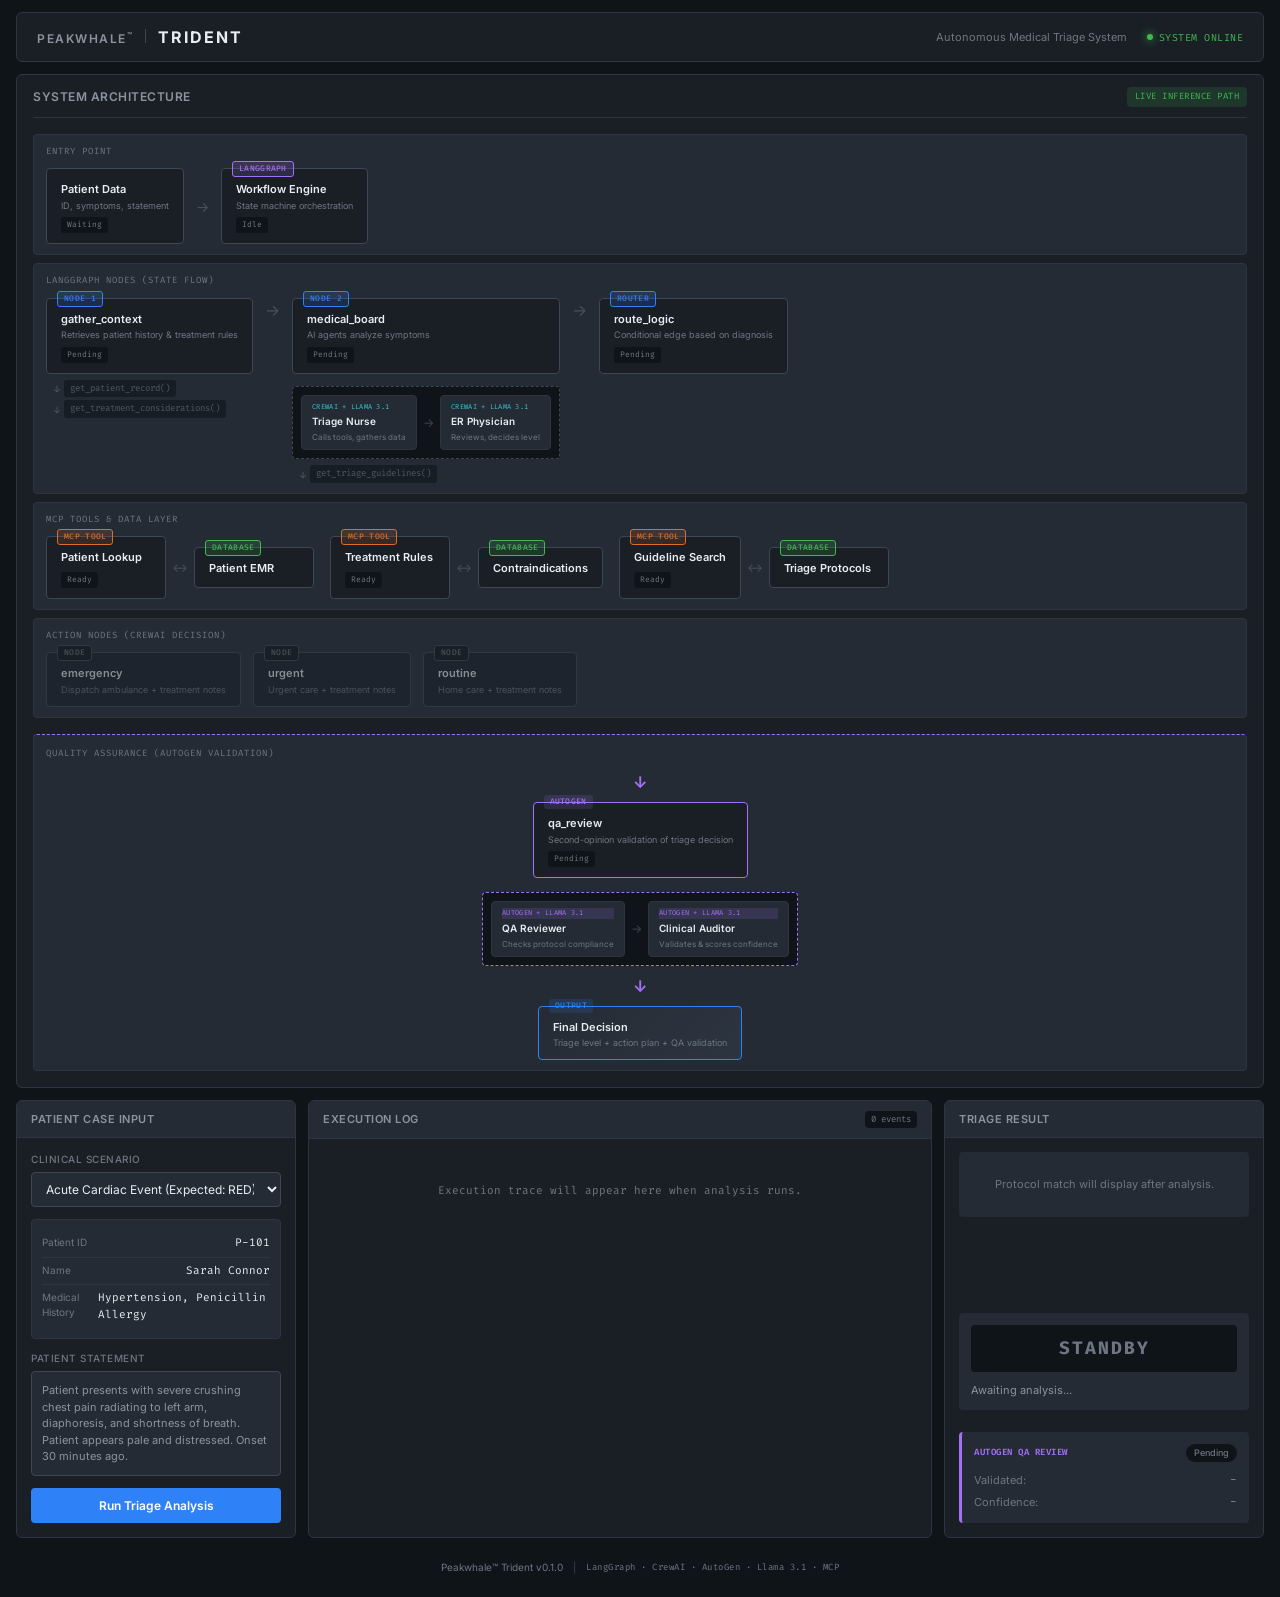
<file: static/index.html>
<!DOCTYPE html>
<html lang="en">

<head>
    <meta charset="UTF-8">
    <meta name="viewport" content="width=device-width, initial-scale=1.0">
    <title>Peakwhale™ Trident | AI Medical Triage</title>
    <link rel="stylesheet" href="style.css">
    <link href="https://fonts.googleapis.com/css2?family=Inter:wght@300;400;500;600;700&family=Fira+Code:wght@400;500&display=swap" rel="stylesheet">
</head>

<body>
    <div class="app-container">
        <!-- Header -->
        <header>
            <div class="brand">
                <span class="brand-name">PEAKWHALE<sup>™</sup></span>
                <span class="brand-divider"></span>
                <span class="product-name">TRIDENT</span>
            </div>
            <div class="header-meta">
                <span class="header-desc">Autonomous Medical Triage System</span>
                <div class="system-status">
                    <span class="status-light"></span>
                    <span class="status-text">System Online</span>
                </div>
            </div>
        </header>

        <!-- Main Content -->
        <main>
            <!-- Top: Architecture Diagram -->
            <section class="architecture-section">
                <div class="section-title">
                    <h2>System Architecture</h2>
                    <span class="section-badge">Live Inference Path</span>
                </div>

                <div class="architecture-diagram">
                    <!-- Layer 1: Input & Orchestrator -->
                    <div class="arch-layer">
                        <div class="layer-label">Entry Point</div>
                        <div class="layer-content">
                            <div class="arch-block input-block" id="block-input">
                                <div class="block-header">Patient Data</div>
                                <div class="block-desc">ID, symptoms, statement</div>
                                <div class="block-status" id="status-input">Waiting</div>
                            </div>
                            
                            <div class="flow-arrow">→</div>
                            
                            <div class="arch-block orchestrator-block" id="block-orchestrator">
                                <div class="block-tag">LangGraph</div>
                                <div class="block-header">Workflow Engine</div>
                                <div class="block-desc">State machine orchestration</div>
                                <div class="block-status" id="status-orchestrator">Idle</div>
                            </div>
                        </div>
                    </div>

                    <!-- Layer 2: LangGraph Nodes -->
                    <div class="arch-layer nodes-layer">
                        <div class="layer-label">LangGraph Nodes (State Flow)</div>
                        <div class="layer-content nodes-content">
                            <!-- Node 1: Gather Context -->
                            <div class="node-group">
                                <div class="arch-block node-block" id="block-node-context">
                                    <div class="block-tag node-tag">Node 1</div>
                                    <div class="block-header">gather_context</div>
                                    <div class="block-desc">Retrieves patient history & treatment rules</div>
                                    <div class="block-status" id="status-node-context">Pending</div>
                                </div>
                                <div class="node-calls">
                                    <div class="call-item" id="call-patient-record">
                                        <span class="call-arrow">↓</span>
                                        <span class="call-name">get_patient_record()</span>
                                    </div>
                                    <div class="call-item" id="call-treatment">
                                        <span class="call-arrow">↓</span>
                                        <span class="call-name">get_treatment_considerations()</span>
                                    </div>
                                </div>
                            </div>

                            <div class="flow-arrow node-arrow">→</div>

                            <!-- Node 2: Medical Board -->
                            <div class="node-group medical-board-group">
                                <div class="arch-block node-block" id="block-node-medical">
                                    <div class="block-tag node-tag">Node 2</div>
                                    <div class="block-header">medical_board</div>
                                    <div class="block-desc">AI agents analyze symptoms</div>
                                    <div class="block-status" id="status-node-medical">Pending</div>
                                </div>
                                <div class="agents-box">
                                    <div class="agent-item" id="agent-nurse">
                                        <div class="agent-tag">CrewAI + Llama 3.1</div>
                                        <div class="agent-name">Triage Nurse</div>
                                        <div class="agent-desc">Calls tools, gathers data</div>
                                    </div>
                                    <div class="agent-arrow">→</div>
                                    <div class="agent-item" id="agent-doctor">
                                        <div class="agent-tag">CrewAI + Llama 3.1</div>
                                        <div class="agent-name">ER Physician</div>
                                        <div class="agent-desc">Reviews, decides level</div>
                                    </div>
                                </div>
                                <div class="node-calls">
                                    <div class="call-item" id="call-guidelines">
                                        <span class="call-arrow">↓</span>
                                        <span class="call-name">get_triage_guidelines()</span>
                                    </div>
                                </div>
                            </div>

                            <div class="flow-arrow node-arrow">→</div>

                            <!-- Node 3: Router -->
                            <div class="node-group">
                                <div class="arch-block node-block router-block" id="block-node-router">
                                    <div class="block-tag node-tag">Router</div>
                                    <div class="block-header">route_logic</div>
                                    <div class="block-desc">Conditional edge based on diagnosis</div>
                                    <div class="block-status" id="status-node-router">Pending</div>
                                </div>
                            </div>
                        </div>
                    </div>

                    <!-- Layer 3: MCP Tools & Databases -->
                    <div class="arch-layer tools-layer">
                        <div class="layer-label">MCP Tools & Data Layer</div>
                        <div class="layer-content tools-content">
                            <div class="tool-group">
                                <div class="arch-block tool-block" id="block-tool-patient">
                                    <div class="block-tag tool-tag">MCP Tool</div>
                                    <div class="block-header">Patient Lookup</div>
                                    <div class="block-status" id="status-tool-patient">Ready</div>
                                </div>
                                <div class="db-arrow">↔</div>
                                <div class="arch-block db-block" id="block-db-patient">
                                    <div class="block-tag db-tag">Database</div>
                                    <div class="block-header">Patient EMR</div>
                                </div>
                            </div>

                            <div class="tool-group">
                                <div class="arch-block tool-block" id="block-tool-treatment">
                                    <div class="block-tag tool-tag">MCP Tool</div>
                                    <div class="block-header">Treatment Rules</div>
                                    <div class="block-status" id="status-tool-treatment">Ready</div>
                                </div>
                                <div class="db-arrow">↔</div>
                                <div class="arch-block db-block" id="block-db-treatment">
                                    <div class="block-tag db-tag">Database</div>
                                    <div class="block-header">Contraindications</div>
                                </div>
                            </div>

                            <div class="tool-group">
                                <div class="arch-block tool-block" id="block-tool-guidelines">
                                    <div class="block-tag tool-tag">MCP Tool</div>
                                    <div class="block-header">Guideline Search</div>
                                    <div class="block-status" id="status-tool-guidelines">Ready</div>
                                </div>
                                <div class="db-arrow">↔</div>
                                <div class="arch-block db-block" id="block-db-guidelines">
                                    <div class="block-tag db-tag">Database</div>
                                    <div class="block-header">Triage Protocols</div>
                                </div>
                            </div>
                        </div>
                    </div>

                    <!-- Layer 4: Action Nodes -->
                    <div class="arch-layer output-layer">
                        <div class="layer-label">Action Nodes (CrewAI Decision)</div>
                        <div class="layer-content output-content">
                            <div class="arch-block action-block red-action" id="block-action-red">
                                <div class="block-tag action-tag">Node</div>
                                <div class="block-header">emergency</div>
                                <div class="block-desc">Dispatch ambulance + treatment notes</div>
                            </div>
                            <div class="arch-block action-block yellow-action" id="block-action-yellow">
                                <div class="block-tag action-tag">Node</div>
                                <div class="block-header">urgent</div>
                                <div class="block-desc">Urgent care + treatment notes</div>
                            </div>
                            <div class="arch-block action-block green-action" id="block-action-green">
                                <div class="block-tag action-tag">Node</div>
                                <div class="block-header">routine</div>
                                <div class="block-desc">Home care + treatment notes</div>
                            </div>
                        </div>
                    </div>

                    <!-- Layer 5: AutoGen QA Review -->
                    <div class="arch-layer qa-layer">
                        <div class="layer-label">Quality Assurance (AutoGen Validation)</div>
                        <div class="layer-content qa-content">
                            <div class="qa-flow-arrow">↓</div>
                            <div class="node-group qa-group">
                                <div class="arch-block node-block qa-block" id="block-qa-review">
                                    <div class="block-tag autogen-tag">AutoGen</div>
                                    <div class="block-header">qa_review</div>
                                    <div class="block-desc">Second-opinion validation of triage decision</div>
                                    <div class="block-status" id="status-qa-review">Pending</div>
                                </div>
                                <div class="agents-box autogen-agents">
                                    <div class="agent-item" id="agent-qa-reviewer">
                                        <div class="agent-tag autogen-agent-tag">AutoGen + Llama 3.1</div>
                                        <div class="agent-name">QA Reviewer</div>
                                        <div class="agent-desc">Checks protocol compliance</div>
                                    </div>
                                    <div class="agent-arrow">→</div>
                                    <div class="agent-item" id="agent-auditor">
                                        <div class="agent-tag autogen-agent-tag">AutoGen + Llama 3.1</div>
                                        <div class="agent-name">Clinical Auditor</div>
                                        <div class="agent-desc">Validates & scores confidence</div>
                                    </div>
                                </div>
                            </div>
                            <div class="qa-flow-arrow">↓</div>
                            <div class="arch-block output-block" id="block-output">
                                <div class="block-tag output-tag">Output</div>
                                <div class="block-header">Final Decision</div>
                                <div class="block-desc">Triage level + action plan + QA validation</div>
                            </div>
                        </div>
                    </div>
                </div>
            </section>

            <!-- Bottom: Control & Results -->
            <section class="control-section">
                <!-- Left: Input Controls -->
                <div class="panel input-panel">
                    <div class="panel-header">
                        <h3>Patient Case Input</h3>
                    </div>
                    <div class="panel-content">
                        <div class="form-group">
                            <label>Clinical Scenario</label>
                            <select id="scenario-select">
                                <option value="cardiac">Acute Cardiac Event (Expected: RED)</option>
                                <option value="respiratory">Respiratory Distress (Expected: YELLOW)</option>
                                <option value="dermatology">Dermatological Issue (Expected: GREEN)</option>
                            </select>
                        </div>

                        <div class="patient-card">
                            <div class="patient-row">
                                <span class="patient-label">Patient ID</span>
                                <span class="patient-value" id="display-patient-id">P-101</span>
                            </div>
                            <div class="patient-row">
                                <span class="patient-label">Name</span>
                                <span class="patient-value" id="display-patient-name">Sarah Connor</span>
                            </div>
                            <div class="patient-row">
                                <span class="patient-label">Medical History</span>
                                <span class="patient-value" id="display-patient-history">Hypertension, Penicillin Allergy</span>
                            </div>
                        </div>

                        <div class="form-group">
                            <label>Patient Statement</label>
                            <div class="statement-box" id="symptoms-text">
                                Select a scenario to view patient statement...
                            </div>
                        </div>

                        <button id="analyze-btn" class="primary-btn">
                            Run Triage Analysis
                        </button>
                    </div>
                </div>

                <!-- Center: Execution Log -->
                <div class="panel log-panel">
                    <div class="panel-header">
                        <h3>Execution Log</h3>
                        <span class="log-badge" id="log-count">0 events</span>
                    </div>
                    <div class="panel-content">
                        <div class="log-container" id="log-container">
                            <div class="log-empty">
                                Execution trace will appear here when analysis runs.
                            </div>
                        </div>
                    </div>
                </div>

                <!-- Right: Results -->
                <div class="panel results-panel">
                    <div class="panel-header">
                        <h3>Triage Result</h3>
                    </div>
                    <div class="panel-content">
                        <div class="result-protocol" id="result-protocol">
                            <div class="protocol-empty">
                                Protocol match will display after analysis.
                            </div>
                        </div>

                        <div class="result-decision" id="result-decision">
                            <div class="decision-level" id="decision-level">STANDBY</div>
                            <div class="decision-action" id="decision-action">
                                Awaiting analysis...
                            </div>
                        </div>

                        <!-- AutoGen QA Review Result -->
                        <div class="qa-result" id="qa-result">
                            <div class="qa-header">
                                <span class="qa-label">AutoGen QA Review</span>
                                <span class="qa-badge" id="qa-badge">Pending</span>
                            </div>
                            <div class="qa-details">
                                <div class="qa-row">
                                    <span class="qa-field">Validated:</span>
                                    <span class="qa-value" id="qa-validated">-</span>
                                </div>
                                <div class="qa-row">
                                    <span class="qa-field">Confidence:</span>
                                    <span class="qa-value" id="qa-confidence">-</span>
                                </div>
                            </div>
                        </div>
                    </div>
                </div>
            </section>
        </main>

        <!-- Footer -->
        <footer>
            <span class="footer-text">Peakwhale™ Trident v0.1.0</span>
            <span class="footer-divider">|</span>
            <span class="footer-tech">LangGraph · CrewAI · AutoGen · Llama 3.1 · MCP</span>
        </footer>
    </div>

    <script src="app.js"></script>
</body>

</html>
</file>
<file: static/style.css>
:root {
    --bg-primary: #0f1419;
    --bg-secondary: #1a1f26;
    --bg-tertiary: #242b35;
    --bg-elevated: #2d3540;
    
    --border-primary: #3d4654;
    --border-secondary: #2d3540;
    
    --text-primary: #e6edf3;
    --text-secondary: #8b949e;
    --text-muted: #6e7681;
    
    --accent-blue: #2f81f7;
    --accent-blue-dim: rgba(47, 129, 247, 0.15);
    
    --status-red: #f85149;
    --status-red-dim: rgba(248, 81, 73, 0.15);
    --status-yellow: #d29922;
    --status-yellow-dim: rgba(210, 153, 34, 0.15);
    --status-green: #3fb950;
    --status-green-dim: rgba(63, 185, 80, 0.15);
    
    --tag-purple: #a371f7;
    --tag-purple-dim: rgba(163, 113, 247, 0.15);
    --tag-cyan: #39c5cf;
    --tag-cyan-dim: rgba(57, 197, 207, 0.15);
    --tag-orange: #db6d28;
    --tag-orange-dim: rgba(219, 109, 40, 0.15);
    
    --font-sans: 'Inter', -apple-system, BlinkMacSystemFont, sans-serif;
    --font-mono: 'Fira Code', 'Consolas', monospace;
    
    --radius: 6px;
    --radius-sm: 4px;
}

* {
    box-sizing: border-box;
    margin: 0;
    padding: 0;
}

body {
    background: var(--bg-primary);
    color: var(--text-primary);
    font-family: var(--font-sans);
    font-size: 14px;
    line-height: 1.5;
    min-height: 100vh;
}

.app-container {
    max-width: 1800px;
    margin: 0 auto;
    padding: 12px 16px;
    min-height: 100vh;
    display: flex;
    flex-direction: column;
    gap: 12px;
}

/* Header */
header {
    display: flex;
    justify-content: space-between;
    align-items: center;
    padding: 12px 20px;
    background: var(--bg-secondary);
    border: 1px solid var(--border-secondary);
    border-radius: var(--radius);
}

.brand {
    display: flex;
    align-items: baseline;
    gap: 8px;
}

.brand-name {
    font-size: 12px;
    font-weight: 600;
    letter-spacing: 1.5px;
    color: var(--text-secondary);
}

.brand-name sup {
    font-size: 8px;
    vertical-align: super;
}

.brand-divider {
    width: 1px;
    height: 14px;
    background: var(--border-primary);
    margin: 0 4px;
}

.product-name {
    font-size: 16px;
    font-weight: 700;
    letter-spacing: 2px;
    color: var(--text-primary);
}

.header-meta {
    display: flex;
    align-items: center;
    gap: 20px;
}

.header-desc {
    font-size: 11px;
    color: var(--text-muted);
}

.system-status {
    display: flex;
    align-items: center;
    gap: 6px;
}

.status-light {
    width: 6px;
    height: 6px;
    background: var(--status-green);
    border-radius: 50%;
    box-shadow: 0 0 8px var(--status-green);
}

.status-text {
    font-family: var(--font-mono);
    font-size: 10px;
    color: var(--status-green);
    text-transform: uppercase;
    letter-spacing: 0.5px;
}

/* Main */
main {
    flex: 1;
    display: flex;
    flex-direction: column;
    gap: 12px;
}

/* Architecture Section */
.architecture-section {
    background: var(--bg-secondary);
    border: 1px solid var(--border-secondary);
    border-radius: var(--radius);
    padding: 12px 16px;
}

.section-title {
    display: flex;
    align-items: center;
    justify-content: space-between;
    margin-bottom: 12px;
    padding-bottom: 10px;
    border-bottom: 1px solid var(--border-secondary);
}

.section-title h2 {
    font-size: 12px;
    font-weight: 600;
    color: var(--text-secondary);
    text-transform: uppercase;
    letter-spacing: 0.5px;
}

.section-badge {
    font-family: var(--font-mono);
    font-size: 9px;
    padding: 3px 8px;
    background: var(--status-green-dim);
    color: var(--status-green);
    border-radius: var(--radius-sm);
    text-transform: uppercase;
    letter-spacing: 0.5px;
}

/* Architecture Diagram - Layered */
.architecture-diagram {
    display: flex;
    flex-direction: column;
    gap: 8px;
    overflow-x: auto;
    padding: 4px 0;
}

.arch-layer {
    display: flex;
    flex-direction: column;
    gap: 6px;
    padding: 10px 12px;
    background: var(--bg-tertiary);
    border-radius: var(--radius-sm);
    border: 1px solid var(--border-secondary);
}

.layer-label {
    font-family: var(--font-mono);
    font-size: 9px;
    color: var(--text-muted);
    text-transform: uppercase;
    letter-spacing: 1px;
    margin-bottom: 4px;
}

.layer-content {
    display: flex;
    align-items: center;
    gap: 12px;
    flex-wrap: wrap;
}

/* Blocks Base */
.arch-block {
    position: relative;
    background: var(--bg-secondary);
    border: 1px solid var(--border-primary);
    border-radius: var(--radius-sm);
    padding: 10px 14px;
    min-width: 120px;
    transition: all 0.2s ease;
}

.arch-block.active {
    border-color: var(--accent-blue);
    box-shadow: 0 0 0 1px var(--accent-blue), 0 0 15px var(--accent-blue-dim);
}

.block-tag {
    position: absolute;
    top: -8px;
    left: 10px;
    font-family: var(--font-mono);
    font-size: 8px;
    font-weight: 500;
    padding: 1px 6px;
    border-radius: 3px;
    text-transform: uppercase;
    letter-spacing: 0.3px;
}

.block-header {
    font-size: 11px;
    font-weight: 600;
    color: var(--text-primary);
    margin-top: 2px;
}

.block-desc {
    font-size: 9px;
    color: var(--text-muted);
    margin-top: 2px;
    line-height: 1.3;
}

.block-status {
    font-family: var(--font-mono);
    font-size: 8px;
    color: var(--text-muted);
    margin-top: 6px;
    padding: 2px 6px;
    background: var(--bg-primary);
    border-radius: 3px;
    display: inline-block;
}

.arch-block.active .block-status {
    background: var(--accent-blue-dim);
    color: var(--accent-blue);
}

/* Block Types */
.orchestrator-block .block-tag {
    background: var(--tag-purple-dim);
    border: 1px solid var(--tag-purple);
    color: var(--tag-purple);
}

.node-block .block-tag.node-tag {
    background: var(--accent-blue-dim);
    border: 1px solid var(--accent-blue);
    color: var(--accent-blue);
}

.router-block .block-tag {
    background: var(--tag-cyan-dim);
    border: 1px solid var(--tag-cyan);
    color: var(--tag-cyan);
}

.tool-block .block-tag.tool-tag {
    background: var(--tag-orange-dim);
    border: 1px solid var(--tag-orange);
    color: var(--tag-orange);
}

.db-block .block-tag.db-tag {
    background: var(--status-green-dim);
    border: 1px solid var(--status-green);
    color: var(--status-green);
}

.action-block .block-tag.action-tag {
    background: var(--bg-primary);
    border: 1px solid var(--border-primary);
    color: var(--text-muted);
}

/* Flow Arrows */
.flow-arrow {
    font-size: 14px;
    color: var(--text-muted);
    opacity: 0.5;
}

.flow-arrow.active {
    color: var(--accent-blue);
    opacity: 1;
}

.node-arrow {
    font-size: 16px;
}

/* Nodes Layer */
.nodes-content {
    align-items: flex-start;
}

.node-group {
    display: flex;
    flex-direction: column;
    gap: 6px;
}

.node-calls {
    display: flex;
    flex-direction: column;
    gap: 3px;
    padding-left: 8px;
}

.call-item {
    display: flex;
    align-items: center;
    gap: 4px;
    font-family: var(--font-mono);
    font-size: 9px;
    color: var(--text-muted);
    opacity: 0.6;
    transition: all 0.2s;
}

.call-item.active {
    color: var(--tag-orange);
    opacity: 1;
}

.call-arrow {
    font-size: 10px;
}

.call-name {
    background: var(--bg-primary);
    padding: 2px 6px;
    border-radius: 3px;
}

/* Agents Box */
.agents-box {
    display: flex;
    align-items: center;
    gap: 6px;
    margin-top: 6px;
    padding: 8px;
    background: var(--bg-primary);
    border-radius: var(--radius-sm);
    border: 1px dashed var(--border-primary);
}

.agent-item {
    padding: 6px 10px;
    background: var(--bg-tertiary);
    border-radius: var(--radius-sm);
    border: 1px solid var(--border-secondary);
    min-width: 100px;
    transition: all 0.2s;
}

.agent-item.active {
    border-color: var(--tag-cyan);
    box-shadow: 0 0 10px var(--tag-cyan-dim);
}

.agent-tag {
    font-family: var(--font-mono);
    font-size: 7px;
    color: var(--tag-cyan);
    text-transform: uppercase;
    letter-spacing: 0.3px;
    margin-bottom: 2px;
}

.agent-name {
    font-size: 10px;
    font-weight: 600;
    color: var(--text-primary);
}

.agent-desc {
    font-size: 8px;
    color: var(--text-muted);
    margin-top: 2px;
}

.agent-arrow {
    font-size: 12px;
    color: var(--text-muted);
    opacity: 0.5;
}

.agent-arrow.active {
    color: var(--tag-cyan);
    opacity: 1;
}

/* Tools Layer */
.tools-content {
    gap: 16px;
}

.tool-group {
    display: flex;
    align-items: center;
    gap: 6px;
}

.db-arrow {
    font-size: 12px;
    color: var(--text-muted);
    opacity: 0.5;
}

.tool-group.active .db-arrow {
    color: var(--accent-blue);
    opacity: 1;
}

/* Output Layer */
.output-content {
    gap: 12px;
}

.action-block {
    min-width: 140px;
    opacity: 0.5;
    transition: all 0.2s;
}

.action-block.active {
    opacity: 1;
}

.red-action.active {
    border-color: var(--status-red);
    box-shadow: 0 0 15px var(--status-red-dim);
}
.red-action.active .block-header { color: var(--status-red); }

.yellow-action.active {
    border-color: var(--status-yellow);
    box-shadow: 0 0 15px var(--status-yellow-dim);
}
.yellow-action.active .block-header { color: var(--status-yellow); }

.green-action.active {
    border-color: var(--status-green);
    box-shadow: 0 0 15px var(--status-green-dim);
}
.green-action.active .block-header { color: var(--status-green); }

/* Control Section */
.control-section {
    flex: 1;
    display: grid;
    grid-template-columns: 300px 1fr 340px;
    gap: 12px;
    min-height: 0;
}

/* Panels */
.panel {
    background: var(--bg-secondary);
    border: 1px solid var(--border-secondary);
    border-radius: var(--radius);
    display: flex;
    flex-direction: column;
    overflow: hidden;
}

.panel-header {
    display: flex;
    justify-content: space-between;
    align-items: center;
    padding: 10px 14px;
    background: var(--bg-tertiary);
    border-bottom: 1px solid var(--border-secondary);
}

.panel-header h3 {
    font-size: 11px;
    font-weight: 600;
    color: var(--text-secondary);
    text-transform: uppercase;
    letter-spacing: 0.5px;
}

.panel-content {
    flex: 1;
    padding: 14px;
    overflow-y: auto;
}

/* Input Panel */
.input-panel .panel-content {
    display: flex;
    flex-direction: column;
    gap: 12px;
}

.form-group {
    display: flex;
    flex-direction: column;
    gap: 5px;
}

.form-group label {
    font-size: 10px;
    font-weight: 500;
    color: var(--text-muted);
    text-transform: uppercase;
    letter-spacing: 0.5px;
}

.form-group select {
    padding: 8px 10px;
    background: var(--bg-tertiary);
    border: 1px solid var(--border-primary);
    border-radius: var(--radius-sm);
    color: var(--text-primary);
    font-family: var(--font-sans);
    font-size: 12px;
    cursor: pointer;
}

.form-group select:focus {
    outline: none;
    border-color: var(--accent-blue);
}

.patient-card {
    background: var(--bg-tertiary);
    border: 1px solid var(--border-secondary);
    border-radius: var(--radius-sm);
    padding: 10px;
}

.patient-row {
    display: flex;
    justify-content: space-between;
    padding: 5px 0;
    border-bottom: 1px solid var(--border-secondary);
}

.patient-row:last-child {
    border-bottom: none;
}

.patient-label {
    font-size: 10px;
    color: var(--text-muted);
}

.patient-value {
    font-size: 11px;
    color: var(--text-primary);
    font-family: var(--font-mono);
}

.statement-box {
    padding: 10px;
    background: var(--bg-tertiary);
    border: 1px solid var(--border-primary);
    border-radius: var(--radius-sm);
    font-size: 11px;
    line-height: 1.5;
    color: var(--text-secondary);
    min-height: 70px;
}

.primary-btn {
    padding: 10px 14px;
    background: var(--accent-blue);
    border: none;
    border-radius: var(--radius-sm);
    color: white;
    font-family: var(--font-sans);
    font-size: 12px;
    font-weight: 600;
    cursor: pointer;
    transition: all 0.15s;
}

.primary-btn:hover:not(:disabled) {
    background: #1a6edc;
}

.primary-btn:disabled {
    opacity: 0.5;
    cursor: not-allowed;
}

/* Log Panel */
.log-badge {
    font-family: var(--font-mono);
    font-size: 9px;
    padding: 2px 6px;
    background: var(--bg-primary);
    color: var(--text-muted);
    border-radius: var(--radius-sm);
}

.log-container {
    font-family: var(--font-mono);
    font-size: 10px;
    display: flex;
    flex-direction: column;
    gap: 3px;
}

.log-empty {
    color: var(--text-muted);
    text-align: center;
    padding: 30px 16px;
    font-size: 11px;
}

.log-entry {
    display: flex;
    gap: 6px;
    padding: 5px 8px;
    background: var(--bg-tertiary);
    border-radius: var(--radius-sm);
    border-left: 2px solid var(--border-primary);
}

.log-entry.node { border-left-color: var(--accent-blue); }
.log-entry.orchestrator { border-left-color: var(--tag-purple); }
.log-entry.agent { border-left-color: var(--tag-cyan); }
.log-entry.tool { border-left-color: var(--tag-orange); }
.log-entry.data { border-left-color: var(--status-green); }
.log-entry.decision { border-left-color: var(--status-red); }
.log-entry.autogen { border-left-color: var(--tag-purple); }

.log-time {
    color: var(--text-muted);
    min-width: 45px;
}

.log-source {
    font-weight: 500;
    min-width: 90px;
}

.log-entry.node .log-source { color: var(--accent-blue); }
.log-entry.orchestrator .log-source { color: var(--tag-purple); }
.log-entry.agent .log-source { color: var(--tag-cyan); }
.log-entry.tool .log-source { color: var(--tag-orange); }
.log-entry.data .log-source { color: var(--status-green); }
.log-entry.decision .log-source { color: var(--status-red); }
.log-entry.autogen .log-source { color: var(--tag-purple); }

.log-message {
    color: var(--text-secondary);
    flex: 1;
}

/* Results Panel */
.results-panel .panel-content {
    display: flex;
    flex-direction: column;
    gap: 12px;
}

.result-protocol {
    flex: 1;
}

.protocol-empty {
    color: var(--text-muted);
    font-size: 11px;
    text-align: center;
    padding: 24px 16px;
    background: var(--bg-tertiary);
    border-radius: var(--radius-sm);
}

.protocol-card {
    background: var(--bg-tertiary);
    border-radius: var(--radius-sm);
    padding: 12px;
    border-left: 3px solid var(--border-primary);
}

.protocol-card.red { border-left-color: var(--status-red); }
.protocol-card.yellow { border-left-color: var(--status-yellow); }
.protocol-card.green { border-left-color: var(--status-green); }

.protocol-title {
    font-family: var(--font-mono);
    font-size: 10px;
    font-weight: 600;
    margin-bottom: 6px;
    text-transform: uppercase;
    letter-spacing: 0.5px;
}

.protocol-card.red .protocol-title { color: var(--status-red); }
.protocol-card.yellow .protocol-title { color: var(--status-yellow); }
.protocol-card.green .protocol-title { color: var(--status-green); }

.protocol-text {
    font-size: 11px;
    color: var(--text-secondary);
    line-height: 1.4;
    margin-bottom: 10px;
}

.protocol-criteria {
    display: flex;
    flex-direction: column;
    gap: 3px;
}

.criteria-label {
    font-size: 9px;
    color: var(--text-muted);
    text-transform: uppercase;
    letter-spacing: 0.5px;
    margin-bottom: 3px;
}

.criteria-item {
    display: flex;
    align-items: center;
    gap: 5px;
    font-size: 10px;
    color: var(--text-secondary);
}

.criteria-check {
    color: var(--status-green);
    font-size: 9px;
}

/* Treatment Card */
.treatment-card {
    background: var(--bg-tertiary);
    border-radius: var(--radius-sm);
    padding: 12px;
    margin-top: 10px;
    border-left: 3px solid var(--tag-orange);
}

.treatment-title {
    font-family: var(--font-mono);
    font-size: 9px;
    font-weight: 600;
    margin-bottom: 8px;
    text-transform: uppercase;
    letter-spacing: 0.5px;
    color: var(--tag-orange);
}

.treatment-item {
    display: flex;
    align-items: flex-start;
    gap: 5px;
    font-size: 10px;
    color: var(--text-secondary);
    margin-bottom: 3px;
    line-height: 1.3;
}

.treatment-bullet {
    color: var(--tag-orange);
    font-weight: bold;
}

/* Result Decision */
.result-decision {
    background: var(--bg-tertiary);
    border-radius: var(--radius-sm);
    padding: 12px;
}

.decision-level {
    font-family: var(--font-mono);
    font-size: 18px;
    font-weight: 700;
    letter-spacing: 2px;
    text-align: center;
    padding: 10px;
    background: var(--bg-primary);
    border-radius: var(--radius-sm);
    color: var(--text-muted);
    margin-bottom: 10px;
}

.result-decision.status-red .decision-level {
    background: var(--status-red-dim);
    color: var(--status-red);
}

.result-decision.status-yellow .decision-level {
    background: var(--status-yellow-dim);
    color: var(--status-yellow);
}

.result-decision.status-green .decision-level {
    background: var(--status-green-dim);
    color: var(--status-green);
}

.decision-action {
    font-size: 11px;
    color: var(--text-secondary);
    line-height: 1.5;
}

/* AutoGen QA Review Result */
.qa-result {
    background: var(--bg-tertiary);
    border-radius: var(--radius-sm);
    padding: 12px;
    margin-top: 10px;
    border-left: 3px solid var(--tag-purple);
}

.qa-header {
    display: flex;
    justify-content: space-between;
    align-items: center;
    margin-bottom: 10px;
}

.qa-label {
    font-family: var(--font-mono);
    font-size: 9px;
    font-weight: 600;
    text-transform: uppercase;
    letter-spacing: 0.5px;
    color: var(--tag-purple);
}

.qa-badge {
    font-size: 9px;
    font-weight: 500;
    padding: 2px 8px;
    border-radius: 10px;
    background: var(--bg-primary);
    color: var(--text-muted);
}

.qa-badge.validated {
    background: var(--status-green-dim);
    color: var(--status-green);
}

.qa-badge.needs-review {
    background: var(--status-yellow-dim);
    color: var(--status-yellow);
}

.qa-details {
    display: flex;
    flex-direction: column;
    gap: 6px;
}

.qa-row {
    display: flex;
    justify-content: space-between;
    font-size: 11px;
}

.qa-field {
    color: var(--text-muted);
}

.qa-value {
    color: var(--text-secondary);
    font-family: var(--font-mono);
}

.qa-value.high { color: var(--status-green); }
.qa-value.medium { color: var(--status-yellow); }
.qa-value.low { color: var(--status-red); }

/* AutoGen Architecture Styles */
.qa-layer {
    border-top: 1px dashed var(--tag-purple);
    padding-top: 12px;
    margin-top: 8px;
}

.qa-content {
    flex-direction: column;
    align-items: center;
    gap: 8px;
}

.qa-flow-arrow {
    color: var(--tag-purple);
    font-size: 16px;
    font-weight: bold;
}

.qa-group {
    display: flex;
    flex-direction: column;
    align-items: center;
    gap: 8px;
}

.qa-block {
    border-color: var(--tag-purple) !important;
}

.autogen-tag {
    background: var(--tag-purple-dim) !important;
    color: var(--tag-purple) !important;
}

.autogen-agents {
    border-color: var(--tag-purple);
}

.autogen-agent-tag {
    background: var(--tag-purple-dim) !important;
    color: var(--tag-purple) !important;
}

.output-block {
    background: linear-gradient(135deg, var(--bg-tertiary), var(--bg-elevated));
    border: 1px solid var(--accent-blue);
}

.output-tag {
    background: var(--accent-blue-dim) !important;
    color: var(--accent-blue) !important;
}

/* Footer */
footer {
    display: flex;
    justify-content: center;
    align-items: center;
    gap: 10px;
    padding: 10px;
    font-size: 10px;
    color: var(--text-muted);
}

.footer-divider {
    color: var(--border-primary);
}

.footer-tech {
    font-family: var(--font-mono);
    font-size: 9px;
    letter-spacing: 0.5px;
}

/* Scrollbar */
::-webkit-scrollbar {
    width: 5px;
    height: 5px;
}

::-webkit-scrollbar-track {
    background: var(--bg-primary);
}

::-webkit-scrollbar-thumb {
    background: var(--border-primary);
    border-radius: 3px;
}

/* Responsive */
@media (max-width: 1400px) {
    .control-section {
        grid-template-columns: 280px 1fr 320px;
    }
}

@media (max-width: 1200px) {
    .control-section {
        grid-template-columns: 1fr 1fr;
        grid-template-rows: auto auto;
    }
    
    .input-panel {
        grid-column: 1;
    }
    
    .results-panel {
        grid-column: 2;
    }
    
    .log-panel {
        grid-column: 1 / -1;
    }
    
    .layer-content {
        flex-wrap: wrap;
    }
}

@media (max-width: 768px) {
    .app-container {
        padding: 8px;
    }
    
    header {
        flex-direction: column;
        gap: 10px;
        text-align: center;
    }
    
    .header-meta {
        flex-direction: column;
        gap: 6px;
    }
    
    .control-section {
        grid-template-columns: 1fr;
    }
    
    .input-panel,
    .results-panel,
    .log-panel {
        grid-column: 1;
    }
    
    .architecture-diagram {
        font-size: 0.9em;
    }
    
    .agents-box {
        flex-direction: column;
    }
    
    .agent-arrow {
        transform: rotate(90deg);
    }
}
</file>
